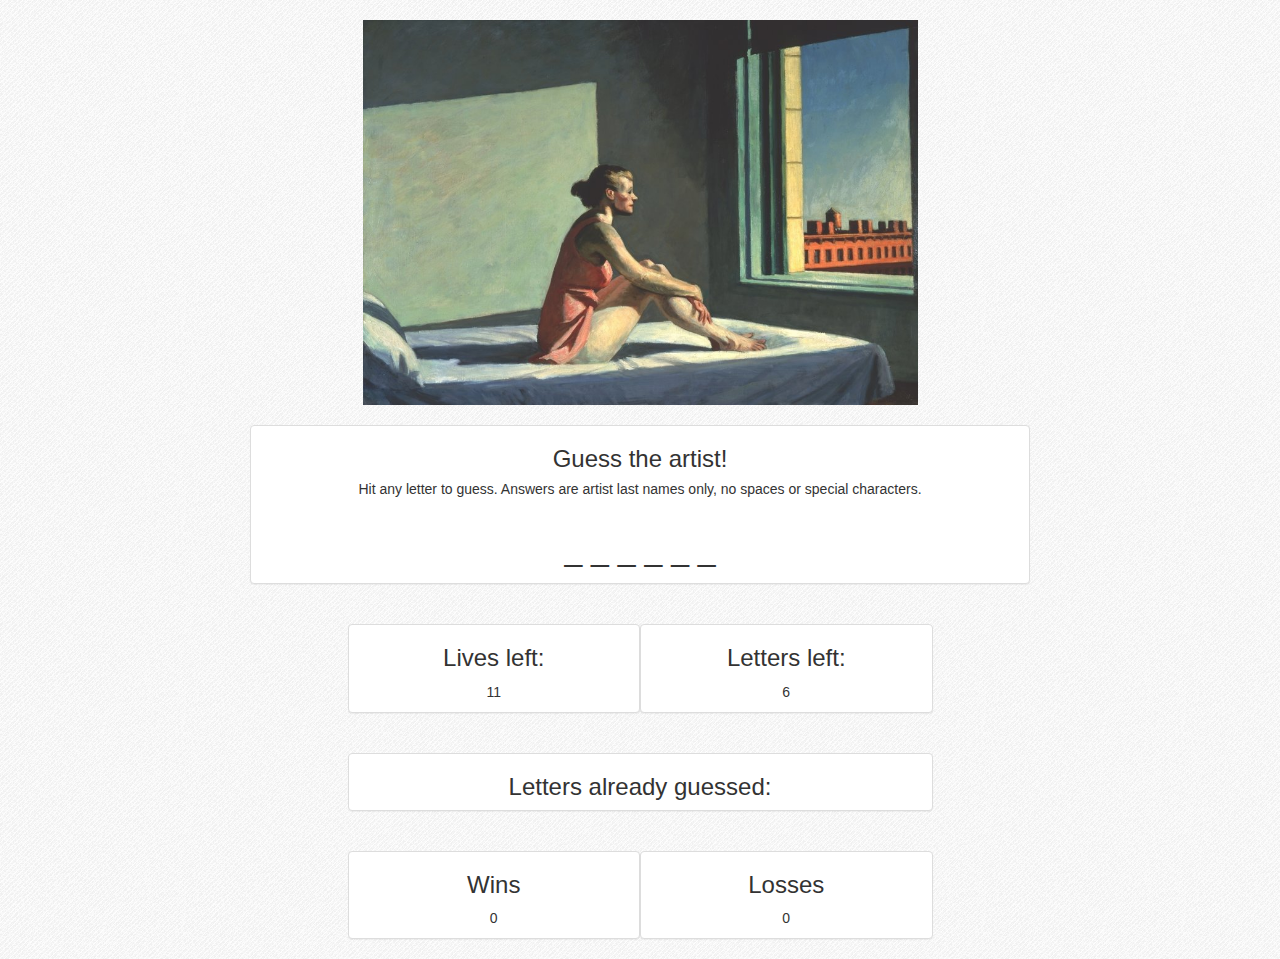
<file: index.html>
<!DOCTYPE html>
<html lang="en">
<head>
    <meta charset="UTF-8">
    <meta name="viewport" content="width=device-width, initial-scale=1.0">
    <meta http-equiv="X-UA-Compatible" content="ie=edge">
    <title>Hangman</title>
    <link rel="stylesheet" type="text/css" href="https://maxcdn.bootstrapcdn.com/bootstrap/3.3.7/css/bootstrap.min.css">
    <link rel="stylesheet" type="text/css" href="https://maxcdn.bootstrapcdn.com/font-awesome/4.7.0/css/font-awesome.min.css">
    <link rel="stylesheet" href="assets/style.css">
</head>
<body>

<div class='container'>
    <br>
    <div class="row">
        <div class="col-sm-6 col-sm-offset-3">
            <div id="imageDisplay">
        </div>        
        </div>
    </div>
    <br>
    <div class="row">
        <div class="col-md-8 col-md-offset-2 panel panel-default stat-area">
            <h3 class="stat-label">Guess the artist!</h3>  
            <h5>Hit any letter to guess. Answers are artist last names only, no spaces or special characters.</h5>
            <br>
            <p id="blanks" class="blanks-area"></p>
        </div>
    </div>
    <br>
    <div class="row">
        <!-- <div class="col-md-2 col-xs-0"></div> -->
        <div class="col-md-3 col-md-offset-3 col-xs-5 col-xs-offset-1 panel panel-default stat-area">
            <h3  class="stat-label">Lives left:</h3>
            <p id="triesRemaining"></p>
        </div>
        <div class="col-md-3 col-xs-5 panel panel-default stat-area">
                    <h3  class="stat-label">Letters left:</h3>
                    <p id="lettersRemaining"></p>
        </div>
        <!-- <div class="col-md-2 col-xs-0"></div> -->
    </div>
    <br> 
    <div class="row">
            <div class="col-md-6 col-md-offset-3 col-sm-10 col-sm-offset-1 panel panel-default stat-area">
                <h3  class="stat-label">Letters already guessed:</h3>
                <p id="letterBank"></p>
            </div>
    </div>    
    <br> 
    <div class="row">
        <div class="col-md-3 col-md-offset-3 col-xs-5 col-xs-offset-1 panel panel-default stat-area">
                <h3  class="stat-label">Wins</h3>
                <p id="wins"></p>
        </div>
        <div class="col-md-3 col-xs-5 panel panel-default stat-area">
                <h3  class="stat-label">Losses</h3>
                <p id="losses"></p>
        </div>
    </div>     
         
    
    
    
</div>


    <script src="assets/game.js"></script>
</body>
</html>
</file>
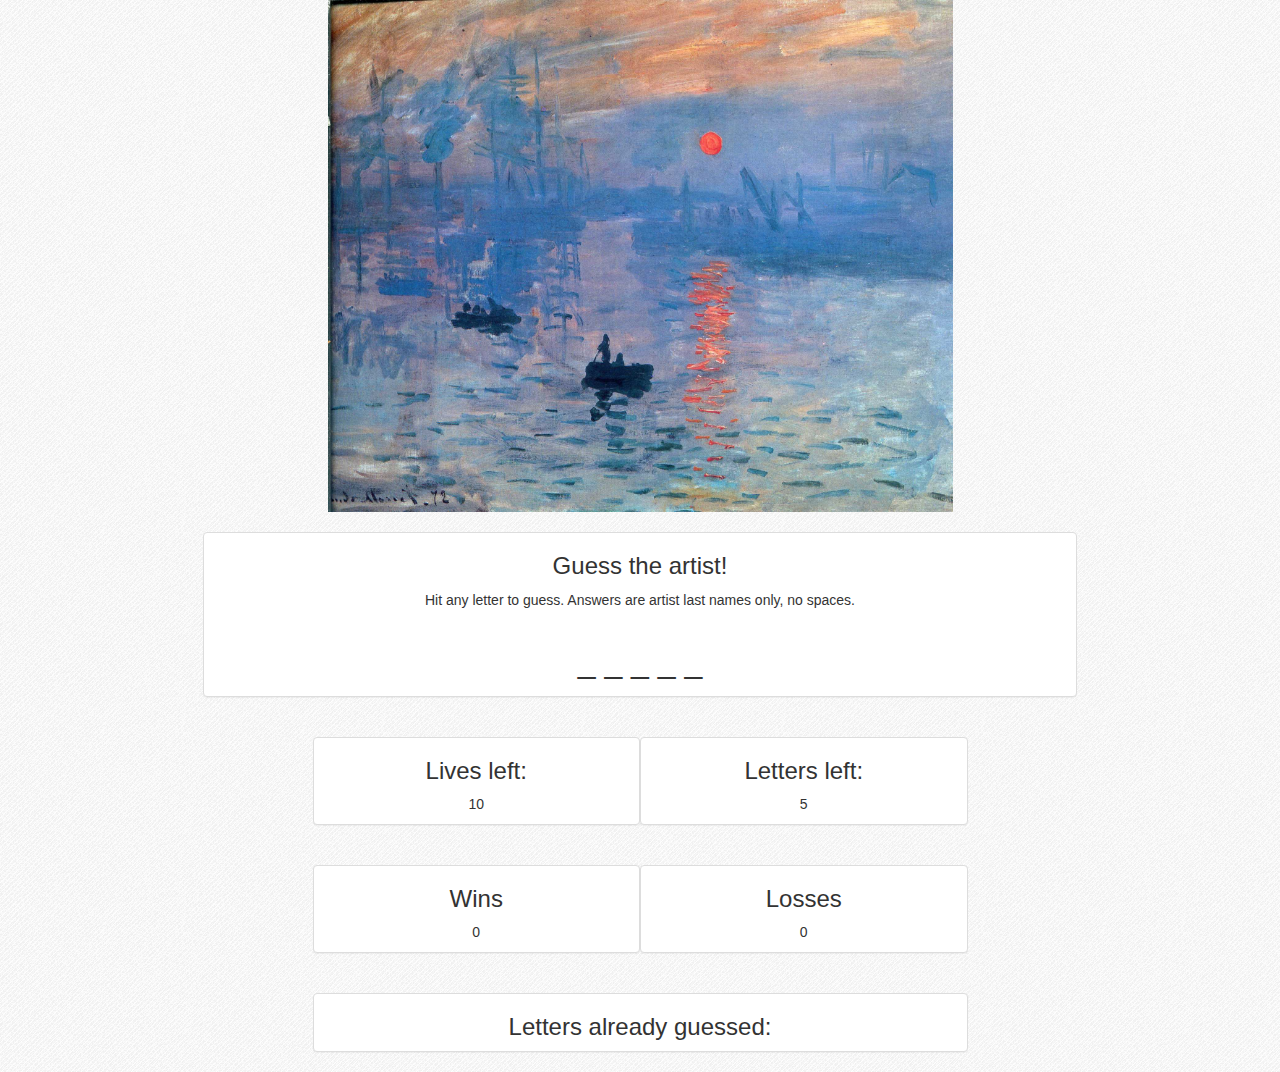
<file: hangman.html>
<!DOCTYPE html>
<html lang="en">
<head>
    <meta charset="UTF-8">
    <meta name="viewport" content="width=device-width, initial-scale=1.0">
    <meta http-equiv="X-UA-Compatible" content="ie=edge">
    <title>Hangman</title>
    <link rel="stylesheet" type="text/css" href="https://maxcdn.bootstrapcdn.com/bootstrap/3.3.7/css/bootstrap.min.css">
    <link rel="stylesheet" type="text/css" href="https://maxcdn.bootstrapcdn.com/font-awesome/4.7.0/css/font-awesome.min.css">
    <link rel="stylesheet" href="assets/style.css">
</head>
<body>

<container>
    <div class="row">
        <div class="col-sm-6 col-sm-offset-3">
            <div id="imageDisplay">
        </div>        
        </div>
    </div>
    <br>
    <div class="row">
        <div class="col-md-8 col-md-offset-2 panel panel-default stat-area">
            <h3 class="stat-label">Guess the artist!</h3>  
            <p>Hit any letter to guess. Answers are artist last names only, no spaces.</p>
            <br>
            <p id="blanks" class="blanks-area"></p>
        </div>
    </div>
    <br>
    <div class="row">
        <!-- <div class="col-md-2 col-xs-0"></div> -->
        <div class="col-md-3 col-md-offset-3 col-xs-5 col-xs-offset-1 panel panel-default stat-area">
            <h3  class="stat-label">Lives left:</h3>
            <p id="triesRemaining"></p>
        </div>
        <div class="col-md-3 col-xs-5 panel panel-default stat-area">
                    <h3  class="stat-label">Letters left:</h3>
                    <p id="lettersRemaining"></p>
        </div>
        <!-- <div class="col-md-2 col-xs-0"></div> -->
    </div>
    <br>     
    <div class="row">
        <div class="col-md-3 col-md-offset-3 col-xs-5 col-xs-offset-1 panel panel-default stat-area">
                <h3  class="stat-label">Wins</h3>
                <p id="wins"></p>
        </div>
        <div class="col-md-3 col-xs-5 panel panel-default stat-area">
                <h3  class="stat-label">Losses</h3>
                <p id="losses"></p>
        </div>
    </div>     
    <br>      
    <div class="row">
        <div class="col-md-6 col-md-offset-3 panel panel-default stat-area">
            <h3  class="stat-label">Letters already guessed:</h3>
            <p id="letterBank"></p>
        </div>
    </div>
    
    
</container>


    <script src="game.js"></script>
</body>
</html>
</file>
<file: assets/style.css>
/* p{
    font-family: 'Lucida Sans', 'Lucida Sans Regular', 'Lucida Grande', 'Lucida Sans Unicode', Geneva, Verdana, sans-serif;  
} */
/* #imageDisplay{
    width: 500px;
} */
body{
    background-image: url("images/debut_light.png");
}

.img {
    width:100%
}
.stat-area{
    /* display: inline-block; */
    /* margin: 5px; */
    text-align: center;
    /* background-color: lavender; */
}

.stat-label{
    text-align: center;
}

.blanks-area{
    text-align: center;
    font-size: 32px;
}

h2{
    text-align: center;
}
</file>
